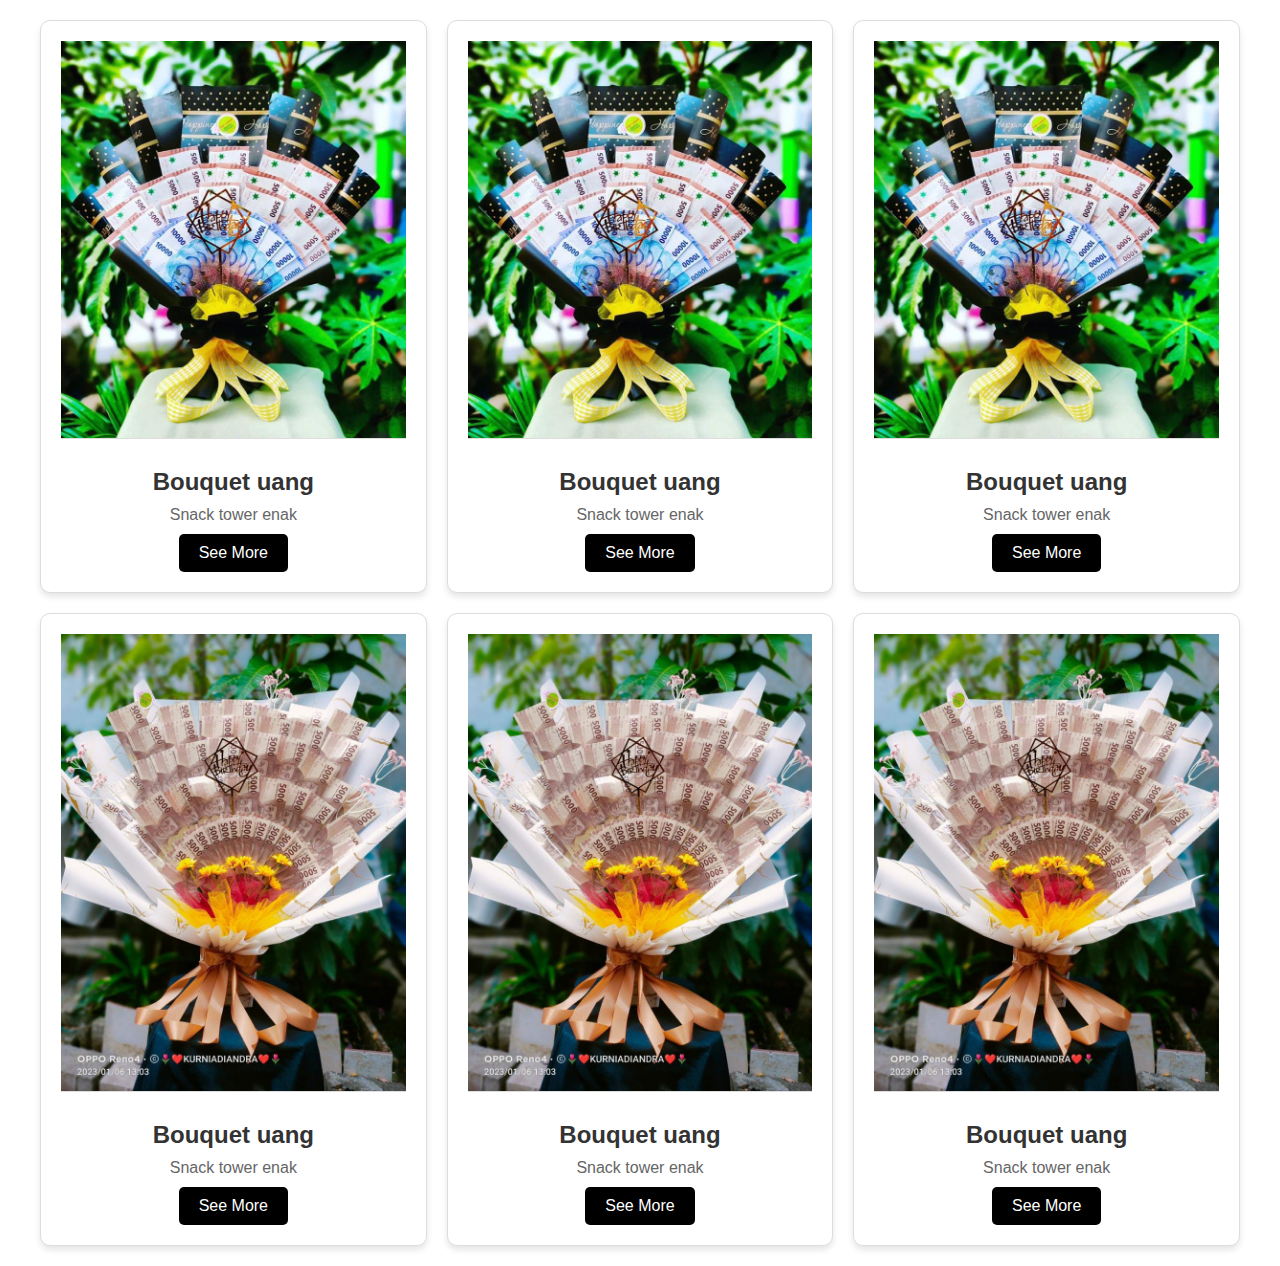
<file: Ucapan Selamat/index.html>
<!DOCTYPE html>
<html lang="en">
<head>
  <meta charset="UTF-8">
  <meta name="viewport" content="width=device-width, initial-scale=1.0">
  <title>Ucapan Selamat</title>
  <link rel="stylesheet" href="styles.css">
</head>
<body>
  <div class="container">
    <div class="card">
      <img src="ucapan selamat 1.jpeg" alt="Bouquet uang">
      <h3>Bouquet uang</h3>
      <p>Snack tower enak</p>
      <button>See More</button>
    </div>
    <div class="card">
      <img src="ucapan selamat 1.jpeg" alt="Bouquet uang">
      <h3>Bouquet uang</h3>
      <p>Snack tower enak</p>
      <button>See More</button>
    </div>
    <div class="card">
      <img src="ucapan selamat 1.jpeg" alt="Bouquet uang">
      <h3>Bouquet uang</h3>
      <p>Snack tower enak</p>
      <button>See More</button>
    </div>
    <div class="card">
      <img src="ucapan selamat 2.jpeg" alt="Bouquet uang">
      <h3>Bouquet uang</h3>
      <p>Snack tower enak</p>
      <button>See More</button>
    </div>
    <div class="card">
      <img src="ucapan selamat 2.jpeg" alt="Bouquet uang">
      <h3>Bouquet uang</h3>
      <p>Snack tower enak</p>
      <button>See More</button>
    </div>
    <div class="card">
      <img src="ucapan selamat 2.jpeg" alt="Bouquet uang">
      <h3>Bouquet uang</h3>
      <p>Snack tower enak</p>
      <button>See More</button>
    </div>
  
  </div>
</body>
</html>
</file>
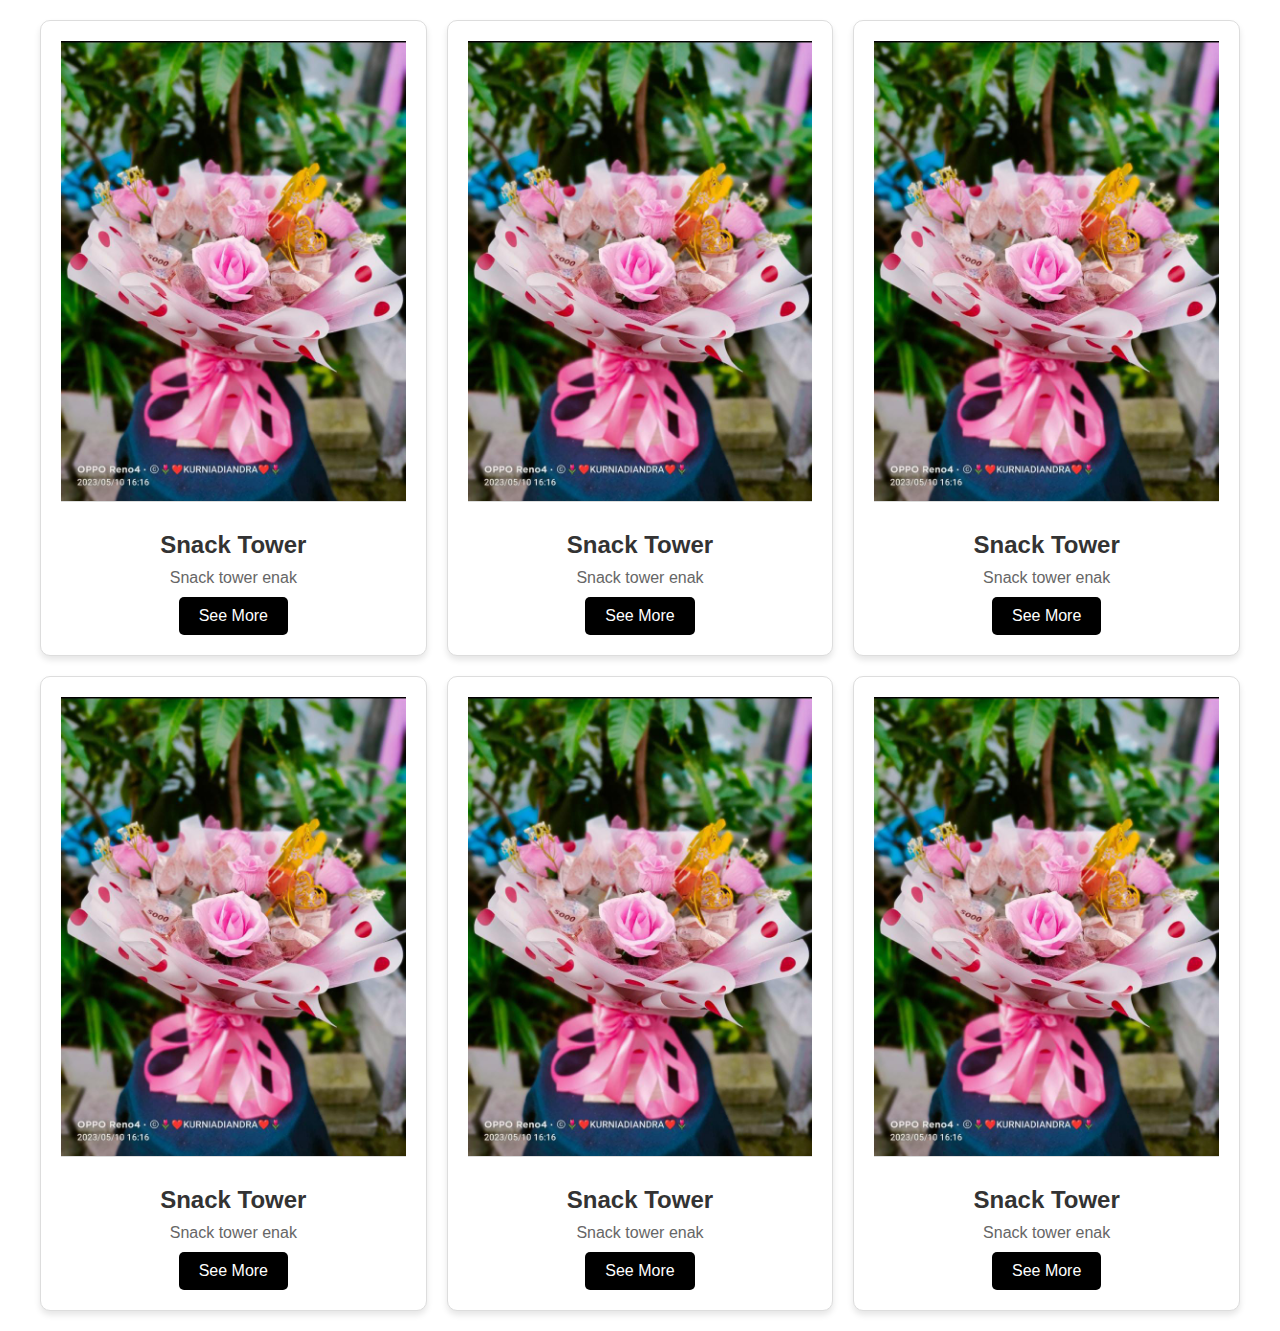
<file: Wisuda/index.html>
<!DOCTYPE html>
<html lang="en">
<head>
  <meta charset="UTF-8">
  <meta name="viewport" content="width=device-width, initial-scale=1.0">
  <title>Wisuda</title>
  <link rel="stylesheet" href="styles.css">
</head>
<body>
  <div class="container">
    <div class="card">
      <img src="wisuda.jpeg" alt="Snack Tower">
      <h3>Snack Tower</h3>
      <p>Snack tower enak</p>
      <button>See More</button>
    </div>
    <div class="card">
      <img src="wisuda.jpeg" alt="Snack Tower">
      <h3>Snack Tower</h3>
      <p>Snack tower enak</p>
      <button>See More</button>
    </div>
    <div class="card">
      <img src="wisuda.jpeg" alt="Snack Tower">
      <h3>Snack Tower</h3>
      <p>Snack tower enak</p>
      <button>See More</button>
    </div>
    <div class="card">
      <img src="wisuda.jpeg" alt="Snack Tower">
      <h3>Snack Tower</h3>
      <p>Snack tower enak</p>
      <button>See More</button>
    </div>
    <div class="card">
      <img src="wisuda.jpeg" alt="Snack Tower">
      <h3>Snack Tower</h3>
      <p>Snack tower enak</p>
      <button>See More</button>
    </div>
    <div class="card">
      <img src="wisuda.jpeg" alt="Snack Tower">
      <h3>Snack Tower</h3>
      <p>Snack tower enak</p>
      <button>See More</button>
    </div>
  
  </div>
</body>
</html>
</file>
<file: Ucapan Selamat/styles.css>
/* styles.css */
body {
  font-family: Arial, sans-serif;
  margin: 0;
  padding: 0;
  display: flex;
  justify-content: center;
  align-items: center;
  min-height: 100vh;
  background-color: #ffffff;
}

.container {
  display: grid;
  grid-template-columns: repeat(auto-fit, minmax(300px, 1fr));
  gap: 20px;
  padding: 20px;
  max-width: 1200px;
}

.card {
  background: #fff;
  border: 1px solid #ddd;
  border-radius: 10px;
  box-shadow: 0 4px 6px rgba(0, 0, 0, 0.1);
  overflow: hidden;
  text-align: center;
  padding: 20px;
}

.card img {
  width: 100%;
  height: auto;
  border-bottom: 1px solid #ddd;
  margin-bottom: 15px;
}

.card h3 {
  margin: 10px 0;
  font-size: 1.5em;
  color: #333;
}

.card p {
  font-size: 1em;
  color: #666;
  margin: 10px 0;
}

.card button {
  padding: 10px 20px;
  background-color: #000000;
  color: white;
  border: none;
  border-radius: 5px;
  cursor: pointer;
  font-size: 1em;
}

.card button:hover {
  background-color: #000000;
}
</file>
<file: Wisuda/styles.css>
/* styles.css */
body {
  font-family: Arial, sans-serif;
  margin: 0;
  padding: 0;
  display: flex;
  justify-content: center;
  align-items: center;
  min-height: 100vh;
  background-color: #ffffff;
}

.container {
  display: grid;
  grid-template-columns: repeat(auto-fit, minmax(300px, 1fr));
  gap: 20px;
  padding: 20px;
  max-width: 1200px;
}

.card {
  background: #fff;
  border: 1px solid #ddd;
  border-radius: 10px;
  box-shadow: 0 4px 6px rgba(0, 0, 0, 0.1);
  overflow: hidden;
  text-align: center;
  padding: 20px;
}

.card img {
  width: 100%;
  height: auto;
  border-bottom: 1px solid #ddd;
  margin-bottom: 15px;
}

.card h3 {
  margin: 10px 0;
  font-size: 1.5em;
  color: #333;
}

.card p {
  font-size: 1em;
  color: #666;
  margin: 10px 0;
}

.card button {
  padding: 10px 20px;
  background-color: #000000;
  color: white;
  border: none;
  border-radius: 5px;
  cursor: pointer;
  font-size: 1em;
}

.card button:hover {
  background-color: #000000;
}
</file>
